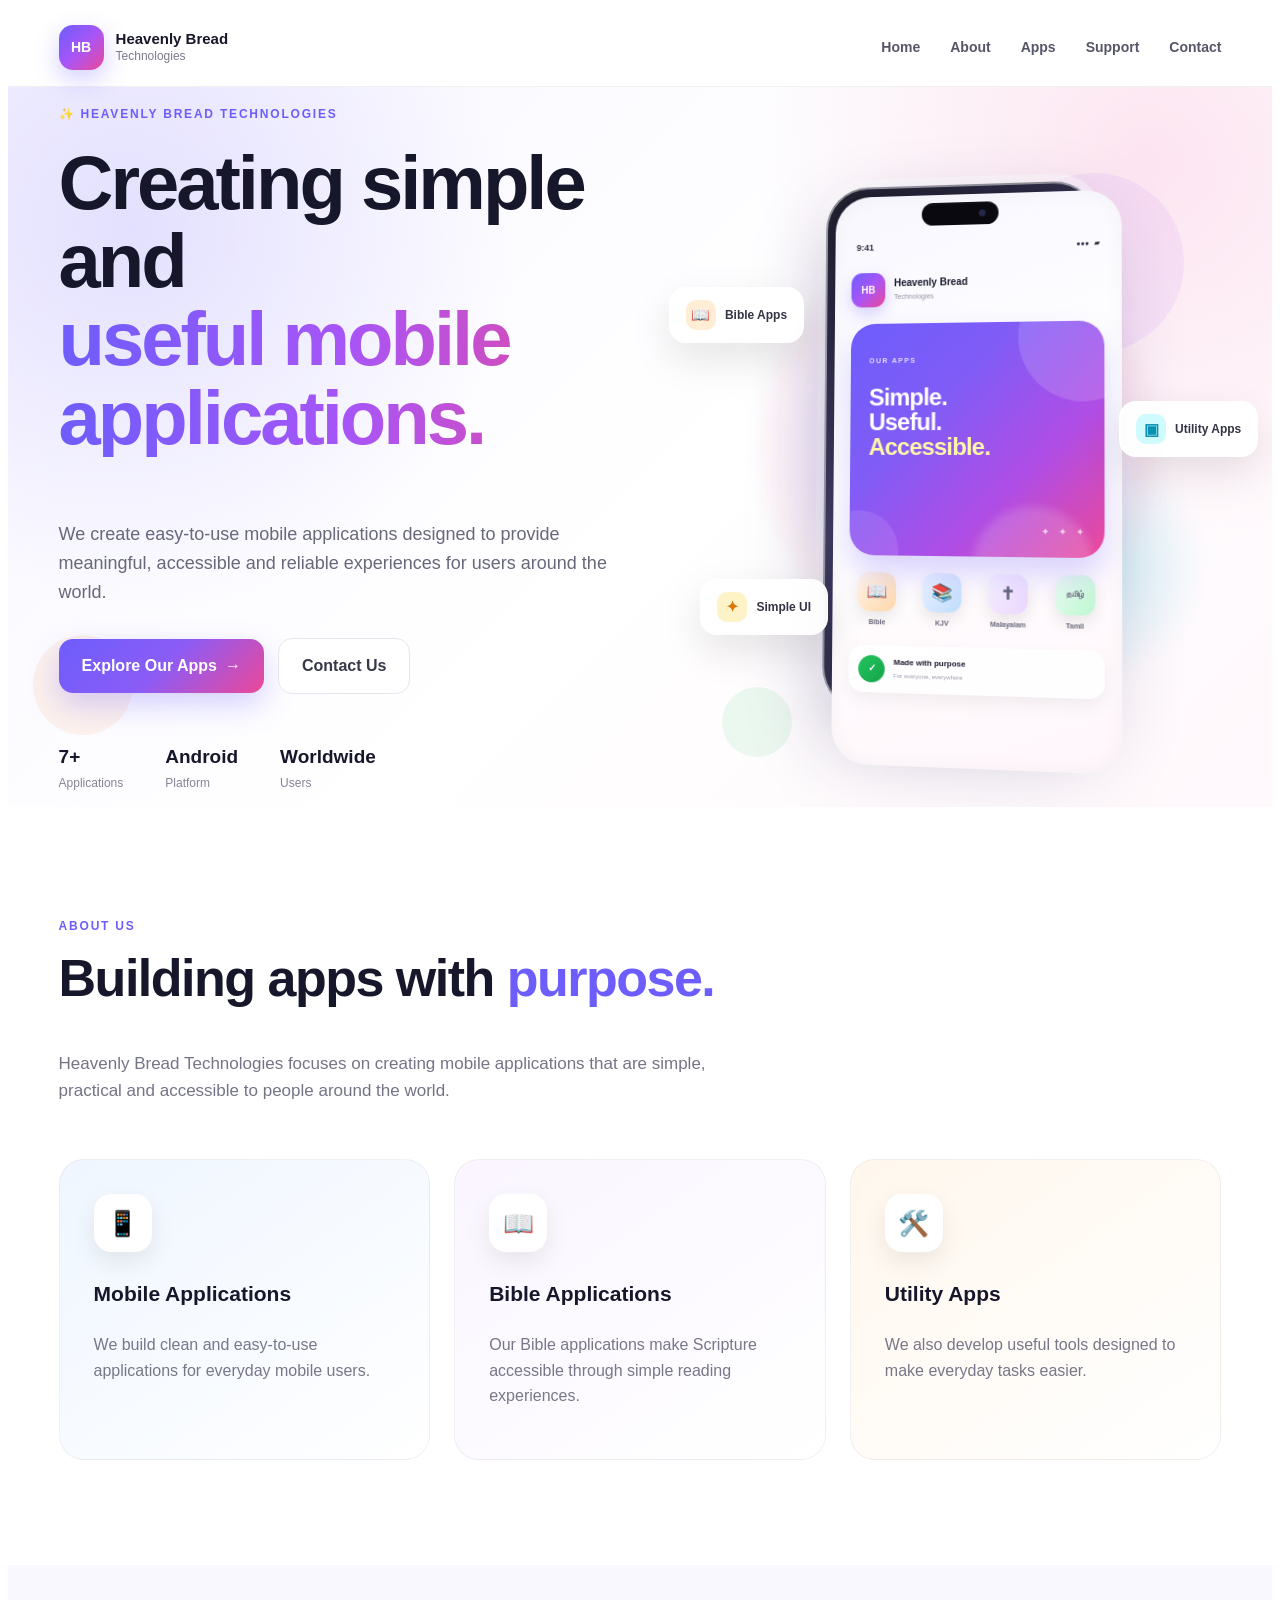
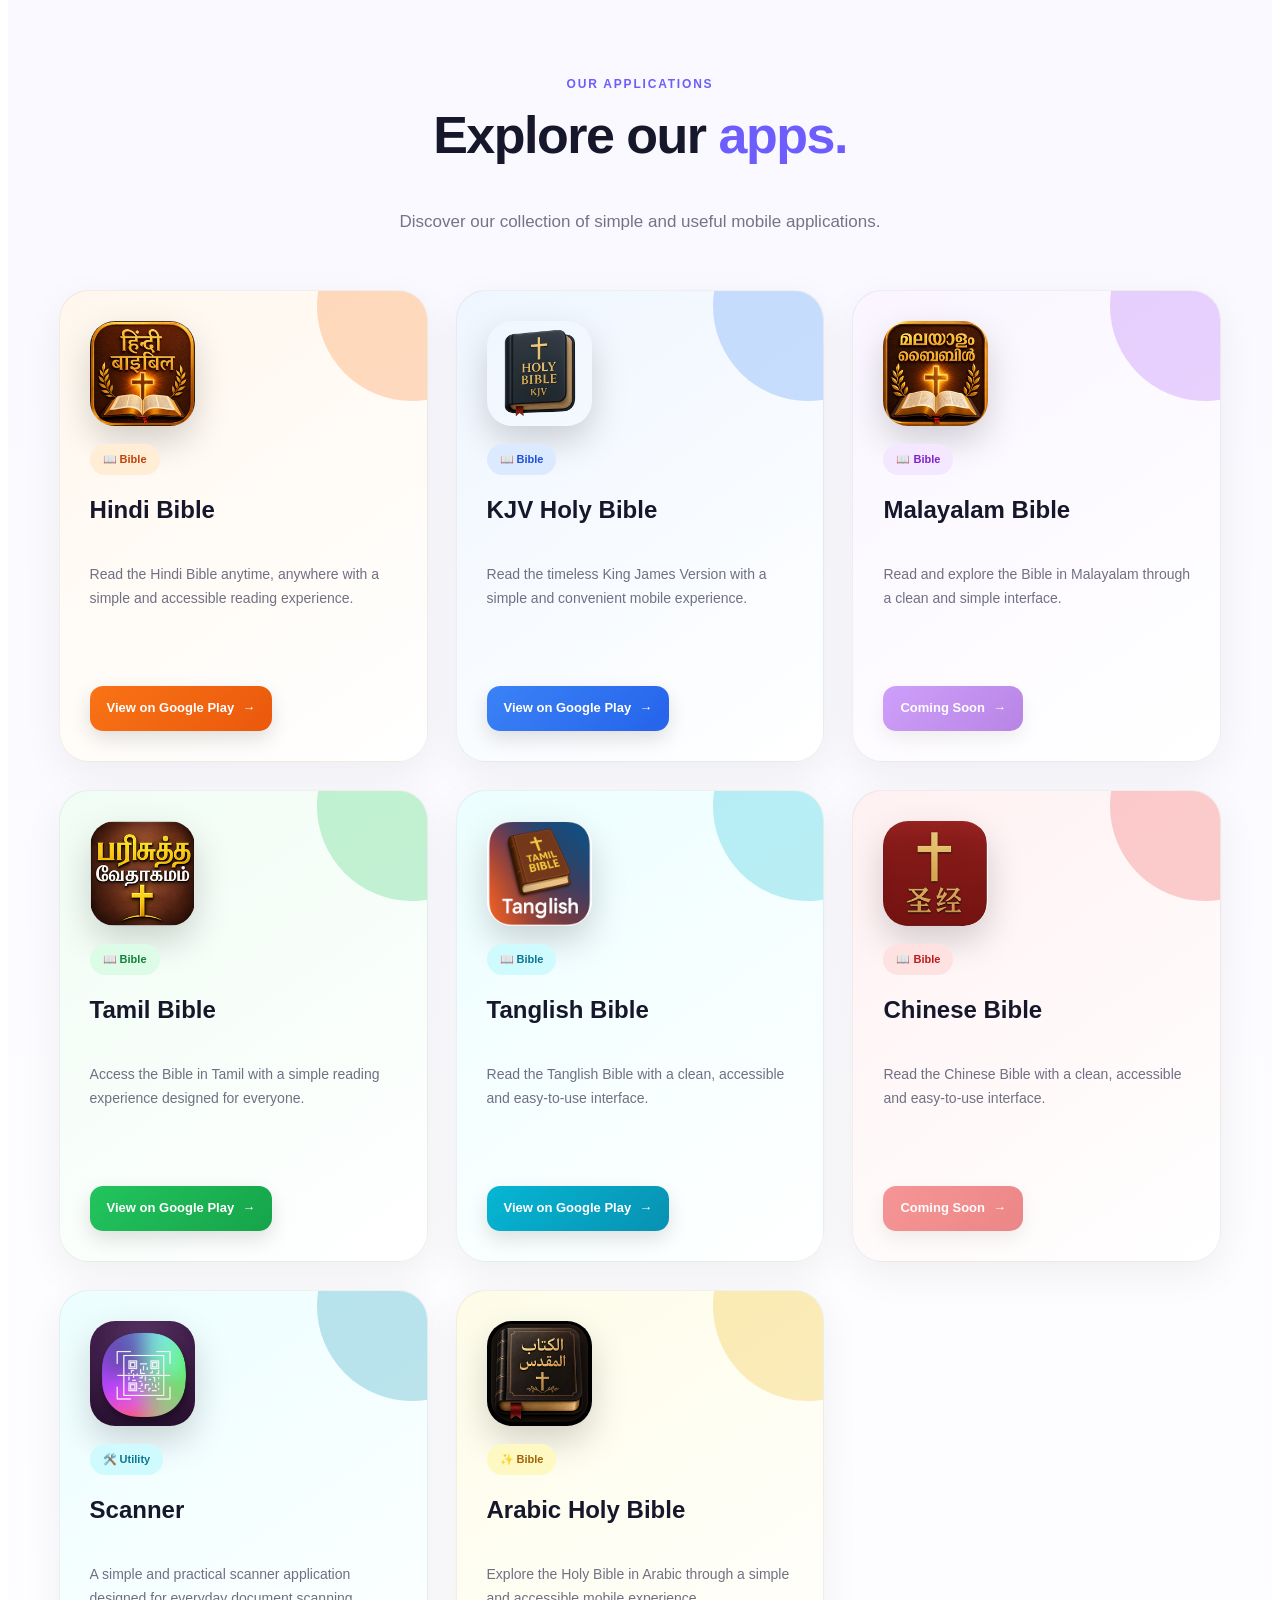
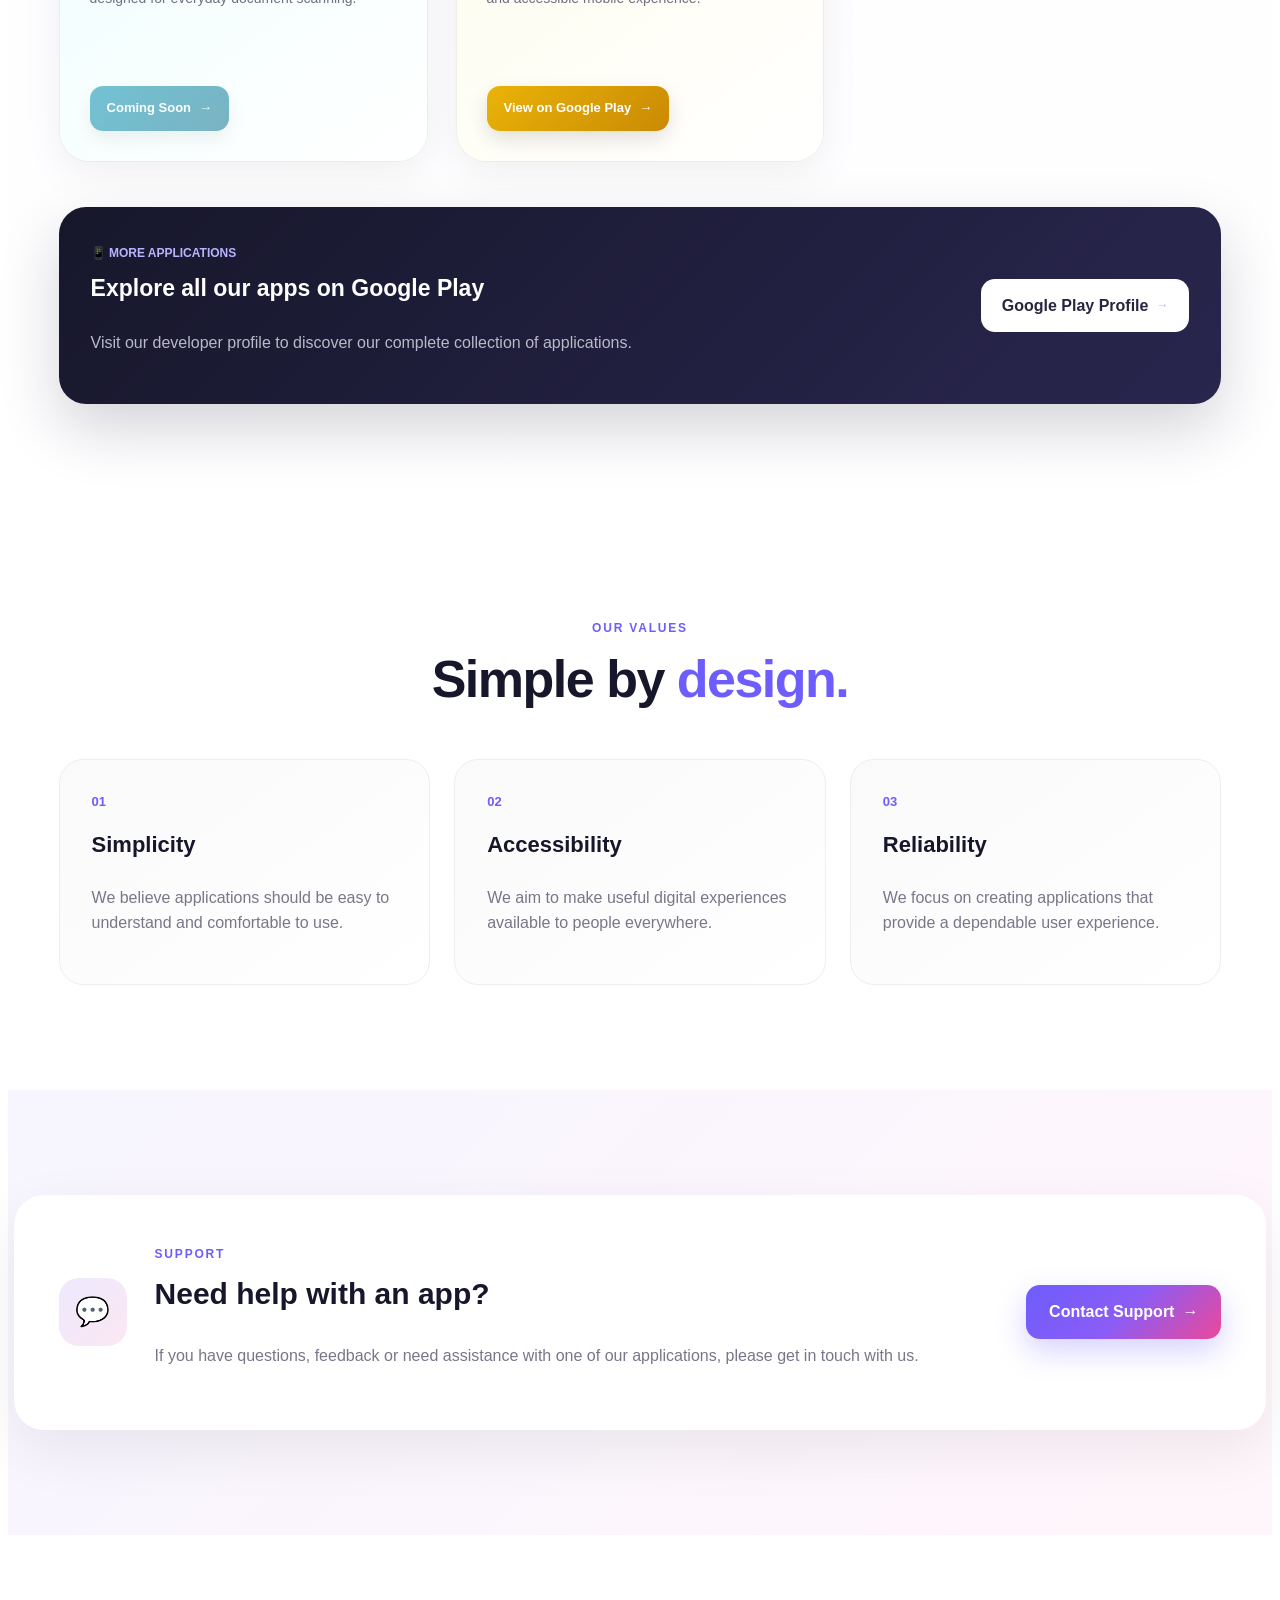
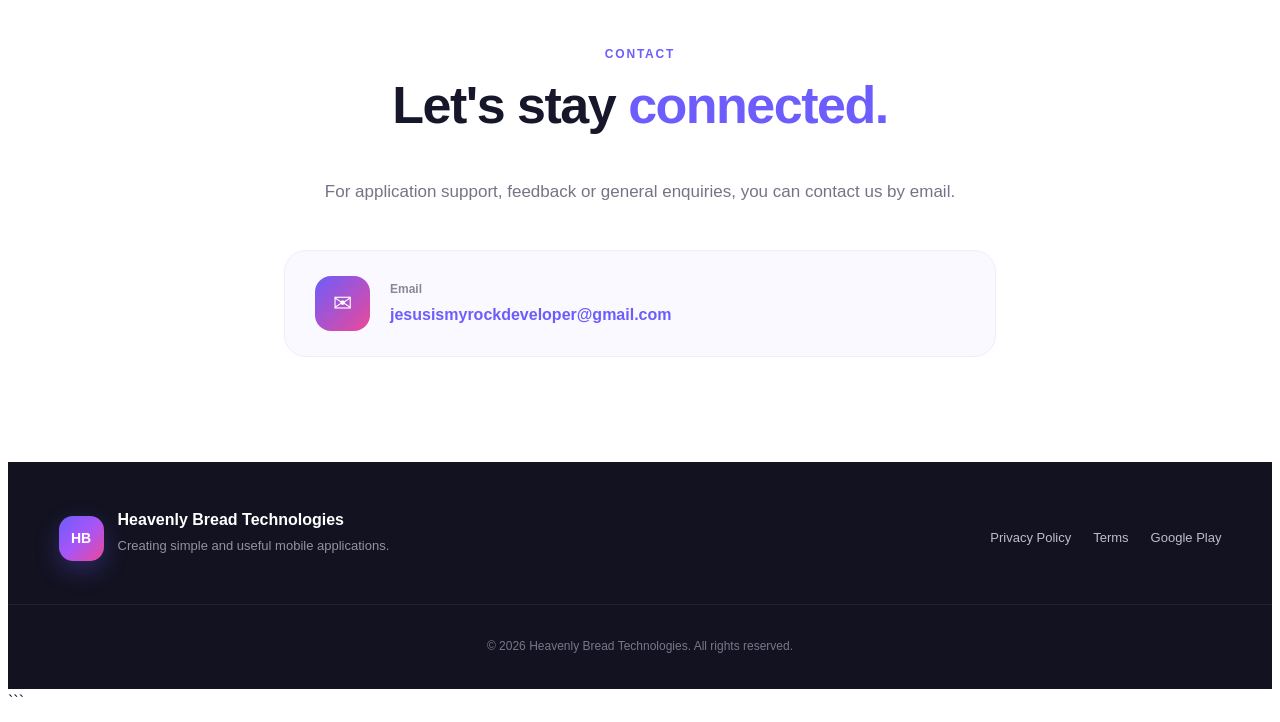
<file: index.html>
<!DOCTYPE html>
<html lang="en">

<head>

    <meta charset="UTF-8">

    <meta name="viewport"
          content="width=device-width, initial-scale=1.0">

    <meta name="description"
          content="Heavenly Bread Technologies creates simple, useful and accessible mobile applications.">

    <meta name="keywords"
          content="Heavenly Bread Technologies, mobile apps, Bible apps, Android applications">

    <meta name="author"
          content="Heavenly Bread Technologies">

    <meta name="theme-color"
          content="#6d5dfc">

    <meta name="color-scheme"
          content="light">

    <title>
        Heavenly Bread Technologies | Mobile Applications
    </title>

    <link rel="stylesheet" href="styles.css">

</head>


<body>


<!-- =====================================================
     HEADER
===================================================== -->

<header class="header">

    <div class="container nav-container">

        <a href="#home" class="logo">

            <div class="logo-mark">
                HB
            </div>

            <div class="logo-text">

                <strong>
                    Heavenly Bread
                </strong>

                <span>
                    Technologies
                </span>

            </div>

        </a>


        <nav class="nav">

            <a href="#home">
                Home
            </a>

            <a href="#about">
                About
            </a>

            <a href="#apps">
                Apps
            </a>

            <a href="#support">
                Support
            </a>

            <a href="#contact">
                Contact
            </a>

        </nav>

    </div>

</header>



<!-- =====================================================
     HERO
===================================================== -->

<section id="home" class="hero">


    <!-- Background shapes -->

    <div class="hero-shape shape-one"></div>

    <div class="hero-shape shape-two"></div>

    <div class="hero-shape shape-three"></div>


    <div class="container hero-container">


        <!-- HERO CONTENT -->

        <div class="hero-content">

            <span class="eyebrow">
                ✨ HEAVENLY BREAD TECHNOLOGIES
            </span>


            <h1>

                Creating simple and

                <span>
                    useful mobile applications.
                </span>

            </h1>


            <p>

                We create easy-to-use mobile applications
                designed to provide meaningful, accessible
                and reliable experiences for users around
                the world.

            </p>


            <div class="hero-buttons">

                <a
                    href="#apps"
                    class="primary-button"
                >
                    Explore Our Apps
                    <span>→</span>
                </a>


                <a
                    href="#contact"
                    class="secondary-button"
                >
                    Contact Us
                </a>

            </div>


            <!-- HERO STATS -->

            <div class="hero-stats">

                <div>

                    <strong>
                        7+
                    </strong>

                    <span>
                        Applications
                    </span>

                </div>


                <div>

                    <strong>
                        Android
                    </strong>

                    <span>
                        Platform
                    </span>

                </div>


                <div>

                    <strong>
                        Worldwide
                    </strong>

                    <span>
                        Users
                    </span>

                </div>

            </div>

        </div>



        <!-- =================================================
             ANIMATED MOBILE SHOWCASE
        ================================================= -->

        <div class="hero-visual">


            <!-- Colorful glow -->

            <div class="visual-glow visual-glow-one"></div>

            <div class="visual-glow visual-glow-two"></div>


            <!-- Floating card -->

            <div class="floating-card floating-card-one">

                <span class="floating-icon bible-icon">
                    📖
                </span>

                <span>
                    Bible Apps
                </span>

            </div>


            <!-- Floating card -->

            <div class="floating-card floating-card-two">

                <span class="floating-icon scanner-icon">
                    ▣
                </span>

                <span>
                    Utility Apps
                </span>

            </div>


            <!-- Floating card -->

            <div class="floating-card floating-card-three">

                <span class="floating-icon star-icon">
                    ✦
                </span>

                <span>
                    Simple UI
                </span>

            </div>



            <!-- PHONE -->

            <div class="phone-showcase">


                <div class="phone">


                    <!-- Camera / notch -->

                    <div class="phone-camera"></div>


                    <div class="phone-screen">


                        <!-- Status -->

                        <div class="phone-status">

                            <span>
                                9:41
                            </span>


                            <div class="status-icons">

                                <span>
                                    ●●●
                                </span>

                                <span>
                                    ▰
                                </span>

                            </div>

                        </div>



                        <!-- Phone header -->

                        <div class="phone-header">


                            <div class="mini-logo">
                                HB
                            </div>


                            <div>

                                <strong>
                                    Heavenly Bread
                                </strong>

                                <span>
                                    Technologies
                                </span>

                            </div>


                        </div>



                        <!-- Main colorful card -->

                        <div class="phone-main-card">


                            <div class="main-card-glow"></div>


                            <span class="main-card-label">
                                OUR APPS
                            </span>


                            <h3>

                                Simple.

                                <br>

                                Useful.

                                <br>

                                <strong>
                                    Accessible.
                                </strong>

                            </h3>


                            <div class="main-card-stars">
                                ✦ ✦ ✦
                            </div>


                        </div>



                        <!-- App icons -->

                        <div class="phone-apps">


                            <div class="phone-app">

                                <div class="phone-app-icon icon-orange">
                                    📖
                                </div>

                                <span>
                                    Bible
                                </span>

                            </div>


                            <div class="phone-app">

                                <div class="phone-app-icon icon-blue">
                                    📚
                                </div>

                                <span>
                                    KJV
                                </span>

                            </div>


                            <div class="phone-app">

                                <div class="phone-app-icon icon-purple">
                                    ✝
                                </div>

                                <span>
                                    Malayalam
                                </span>

                            </div>


                            <div class="phone-app">

                                <div class="phone-app-icon icon-green">
                                    தமிழ்
                                </div>

                                <span>
                                    Tamil
                                </span>

                            </div>


                        </div>



                        <!-- Bottom card -->

                        <div class="phone-bottom-card">


                            <div class="bottom-circle">
                                ✓
                            </div>


                            <div>

                                <strong>
                                    Made with purpose
                                </strong>

                                <span>
                                    For everyone, everywhere
                                </span>

                            </div>


                        </div>


                    </div>

                </div>


                <!-- Phone shadow -->

                <div class="phone-shadow"></div>


            </div>


        </div>

    </div>

</section>



<!-- =====================================================
     ABOUT
===================================================== -->

<section id="about" class="section about-section">


    <div class="container">


        <div class="section-heading">

            <span class="section-label">
                ABOUT US
            </span>


            <h2>

                Building apps with

                <span>
                    purpose.
                </span>

            </h2>


            <p>

                Heavenly Bread Technologies focuses on creating
                mobile applications that are simple, practical
                and accessible to people around the world.

            </p>

        </div>



        <div class="about-grid">


            <!-- About 1 -->

            <div class="about-card about-blue">


                <div class="about-icon">
                    📱
                </div>


                <h3>
                    Mobile Applications
                </h3>


                <p>

                    We build clean and easy-to-use applications
                    for everyday mobile users.

                </p>


            </div>



            <!-- About 2 -->

            <div class="about-card about-purple">


                <div class="about-icon">
                    📖
                </div>


                <h3>
                    Bible Applications
                </h3>


                <p>

                    Our Bible applications make Scripture
                    accessible through simple reading experiences.

                </p>


            </div>



            <!-- About 3 -->

            <div class="about-card about-orange">


                <div class="about-icon">
                    🛠️
                </div>


                <h3>
                    Utility Apps
                </h3>


                <p>

                    We also develop useful tools designed
                    to make everyday tasks easier.

                </p>


            </div>


        </div>

    </div>

</section>



<!-- =====================================================
     APPLICATIONS
===================================================== -->

<section id="apps" class="section apps-section">


    <div class="container">


        <div class="section-heading centered">


            <span class="section-label">
                OUR APPLICATIONS
            </span>


            <h2>

                Explore our

                <span>
                    apps.
                </span>

            </h2>


            <p>

                Discover our collection of simple and useful
                mobile applications.

            </p>


        </div>



        <div class="apps-grid">



            <!-- =================================================
                 HINDI BIBLE
            ================================================= -->

            <article class="app-card app-hindi">


                <div class="app-top">


                    <img
                        src="images/hindi-bible.png"
                        alt="Hindi Bible app icon"
                        class="app-icon"
                    >


                    <span class="app-category">
                        📖 Bible
                    </span>


                </div>


                <h3>
                    Hindi Bible
                </h3>


                <p>

                    Read the Hindi Bible anytime, anywhere with
                    a simple and accessible reading experience.

                </p>


                <a
                    href="https://play.google.com/store/apps/details?id=com.jesus.rock.hindi_bible&pli=1"
                    class="app-button"
                    target="_blank"
                    rel="noopener noreferrer"
                >

                    View on Google Play

                    <span>
                        →
                    </span>

                </a>


            </article>



            <!-- =================================================
                 KJV BIBLE
            ================================================= -->

            <article class="app-card app-kjv">


                <div class="app-top">


                    <img
                        src="images/kjv-bible.png"
                        alt="KJV Holy Bible app icon"
                        class="app-icon"
                    >


                    <span class="app-category">
                        📖 Bible
                    </span>


                </div>


                <h3>
                    KJV Holy Bible
                </h3>


                <p>

                    Read the timeless King James Version with
                    a simple and convenient mobile experience.

                </p>


                <a
                    href="https://play.google.com/store/apps/details?id=com.jesus.rock.kjv_bible"
                    class="app-button"
                    target="_blank"
                    rel="noopener noreferrer"
                >

                    View on Google Play

                    <span>
                        →
                    </span>

                </a>


            </article>



            <!-- =================================================
                 MALAYALAM BIBLE
            ================================================= -->

            <article class="app-card app-malayalam">


                <div class="app-top">


                    <img
                        src="images/malayalam-bible.png"
                        alt="Malayalam Bible app icon"
                        class="app-icon"
                    >


                    <span class="app-category">
                        📖 Bible
                    </span>


                </div>


                <h3>
                    Malayalam Bible
                </h3>


                <p>

                    Read and explore the Bible in Malayalam
                    through a clean and simple interface.

                </p>


                <a
                    href="#"
                    class="app-button disabled"
                    aria-disabled="true"
                >

                    Coming Soon

                    <span>
                        →
                    </span>

                </a>


            </article>



            <!-- =================================================
                 TAMIL BIBLE
            ================================================= -->

            <article class="app-card app-tamil">


                <div class="app-top">


                    <img
                        src="images/tamil-bible.png"
                        alt="Tamil Bible app icon"
                        class="app-icon"
                    >


                    <span class="app-category">
                        📖 Bible
                    </span>


                </div>


                <h3>
                    Tamil Bible
                </h3>


                <p>

                    Access the Bible in Tamil with a simple
                    reading experience designed for everyone.

                </p>


                <a
                    href="https://play.google.com/store/apps/details?id=com.jesus.rock.tamilbible"
                    class="app-button"
                    target="_blank"
                    rel="noopener noreferrer"
                >

                    View on Google Play

                    <span>
                        →
                    </span>

                </a>


            </article>



            <!-- =================================================
                 TANGLISH BIBLE
            ================================================= -->

            <article class="app-card app-tanglish">


                <div class="app-top">


                    <img
                        src="images/tanglish-bible.png"
                        alt="Tanglish Bible app icon"
                        class="app-icon"
                    >


                    <span class="app-category">
                        📖 Bible
                    </span>


                </div>


                <h3>
                    Tanglish Bible
                </h3>


                <p>

                    Read the Tanglish Bible with a clean,
                    accessible and easy-to-use interface.

                </p>


                <a
                    href="https://play.google.com/store/apps/details?id=com.jesus.rock.tamilbible.tanglish"
                    class="app-button"
                    target="_blank"
                    rel="noopener noreferrer"
                >

                    View on Google Play

                    <span>
                        →
                    </span>

                </a>


            </article>



            <!-- =================================================
                 CHINESE BIBLE
            ================================================= -->

            <article class="app-card app-chinese">


                <div class="app-top">


                    <img
                        src="images/chinese-bible.png"
                        alt="Chinese Bible app icon"
                        class="app-icon"
                    >


                    <span class="app-category">
                        📖 Bible
                    </span>


                </div>


                <h3>
                    Chinese Bible
                </h3>


                <p>

                    Read the Chinese Bible with a clean,
                    accessible and easy-to-use interface.

                </p>


                <a
                    href="#"
                    class="app-button disabled"
                    aria-disabled="true"
                >

                    Coming Soon

                    <span>
                        →
                    </span>

                </a>


            </article>



            <!-- =================================================
                 SCANNER
            ================================================= -->

            <article class="app-card app-scanner">


                <div class="app-top">


                    <img
                        src="images/scanner.png"
                        alt="Scanner app icon"
                        class="app-icon"
                    >


                    <span class="app-category">
                        🛠️ Utility
                    </span>


                </div>


                <h3>
                    Scanner
                </h3>


                <p>

                    A simple and practical scanner application
                    designed for everyday document scanning.

                </p>


                <a
                    href="#"
                    class="app-button disabled"
                    aria-disabled="true"
                >

                    Coming Soon

                    <span>
                        →
                    </span>

                </a>


            </article>



            <!-- =================================================
                 ARABIC HOLY BIBLE
            ================================================= -->

            <article class="app-card app-arabic">


                <div class="app-top">


                    <img
                        src="images/arabic-bible.png"
                        alt="Arabic Holy Bible app icon"
                        class="app-icon"
                    >


                    <span class="app-category">
                        ✨ Bible
                    </span>


                </div>


                <h3>
                    Arabic Holy Bible
                </h3>


                <p>

                    Explore the Holy Bible in Arabic through
                    a simple and accessible mobile experience.

                </p>


                <a
                    href="https://play.google.com/store/apps/details?id=com.jesus.rock.holybible.arabic_bible"
                    class="app-button"
                    target="_blank"
                    rel="noopener noreferrer"
                >

                    View on Google Play

                    <span>
                        →
                    </span>

                </a>


            </article>


        </div>



        <!-- =================================================
             GOOGLE PLAY DEVELOPER PROFILE
        ================================================= -->

        <div class="developer-box">


            <div>

                <span>
                    📱 MORE APPLICATIONS
                </span>


                <h3>
                    Explore all our apps on Google Play
                </h3>


                <p>

                    Visit our developer profile to discover
                    our complete collection of applications.

                </p>

            </div>


            <a
                href="https://play.google.com/store/apps/dev?id=6319046963146849370"
                target="_blank"
                rel="noopener noreferrer"
                class="developer-button"
            >

                Google Play Profile
                <span>→</span>

            </a>


        </div>


    </div>

</section>



<!-- =====================================================
     VALUES
===================================================== -->

<section class="section values-section">


    <div class="container">


        <div class="section-heading centered">


            <span class="section-label">
                OUR VALUES
            </span>


            <h2>

                Simple by

                <span>
                    design.
                </span>

            </h2>


        </div>



        <div class="values-grid">


            <div class="value-card">

                <div class="value-number">
                    01
                </div>


                <h3>
                    Simplicity
                </h3>


                <p>

                    We believe applications should be easy
                    to understand and comfortable to use.

                </p>


            </div>



            <div class="value-card">

                <div class="value-number">
                    02
                </div>


                <h3>
                    Accessibility
                </h3>


                <p>

                    We aim to make useful digital experiences
                    available to people everywhere.

                </p>


            </div>



            <div class="value-card">

                <div class="value-number">
                    03
                </div>


                <h3>
                    Reliability
                </h3>


                <p>

                    We focus on creating applications that
                    provide a dependable user experience.

                </p>


            </div>


        </div>

    </div>

</section>



<!-- =====================================================
     SUPPORT
===================================================== -->

<section id="support" class="section support-section">


    <div class="container support-box">


        <div class="support-icon">
            💬
        </div>


        <div>

            <span class="section-label">
                SUPPORT
            </span>


            <h2>
                Need help with an app?
            </h2>


            <p>

                If you have questions, feedback or need
                assistance with one of our applications,
                please get in touch with us.

            </p>

        </div>


        <a
            href="mailto:jesusismyrockdeveloper@gmail.com"
            class="primary-button"
        >

            Contact Support
            <span>→</span>

        </a>


    </div>

</section>



<!-- =====================================================
     CONTACT
===================================================== -->

<section id="contact" class="section contact-section">


    <div class="container">


        <div class="section-heading centered">


            <span class="section-label">
                CONTACT
            </span>


            <h2>

                Let's stay

                <span>
                    connected.
                </span>

            </h2>


            <p>

                For application support, feedback or general
                enquiries, you can contact us by email.

            </p>


        </div>



        <div class="contact-card">


            <div class="contact-icon">
                ✉
            </div>


            <div>

                <span>
                    Email
                </span>


                <a href="mailto:jesusismyrockdeveloper@gmail.com">

                    jesusismyrockdeveloper@gmail.com

                </a>

            </div>


        </div>


    </div>

</section>



<!-- =====================================================
     FOOTER
===================================================== -->

<footer class="footer">


    <div class="container footer-container">


        <div class="footer-brand">


            <div class="logo-mark">
                HB
            </div>


            <div>

                <strong>
                    Heavenly Bread Technologies
                </strong>


                <p>
                    Creating simple and useful mobile applications.
                </p>

            </div>


        </div>



        <div class="footer-links">


            <a href="privacy-policy.html">
                Privacy Policy
            </a>


            <a href="terms.html">
                Terms
            </a>


            <a
                href="https://play.google.com/store/apps/dev?id=6319046963146849370"
                target="_blank"
                rel="noopener noreferrer"
            >
                Google Play
            </a>


        </div>


    </div>



    <div class="footer-bottom">


        <p>

            © 2026 Heavenly Bread Technologies.
            All rights reserved.

        </p>


    </div>


</footer>



</body>

</html>
```
</file>
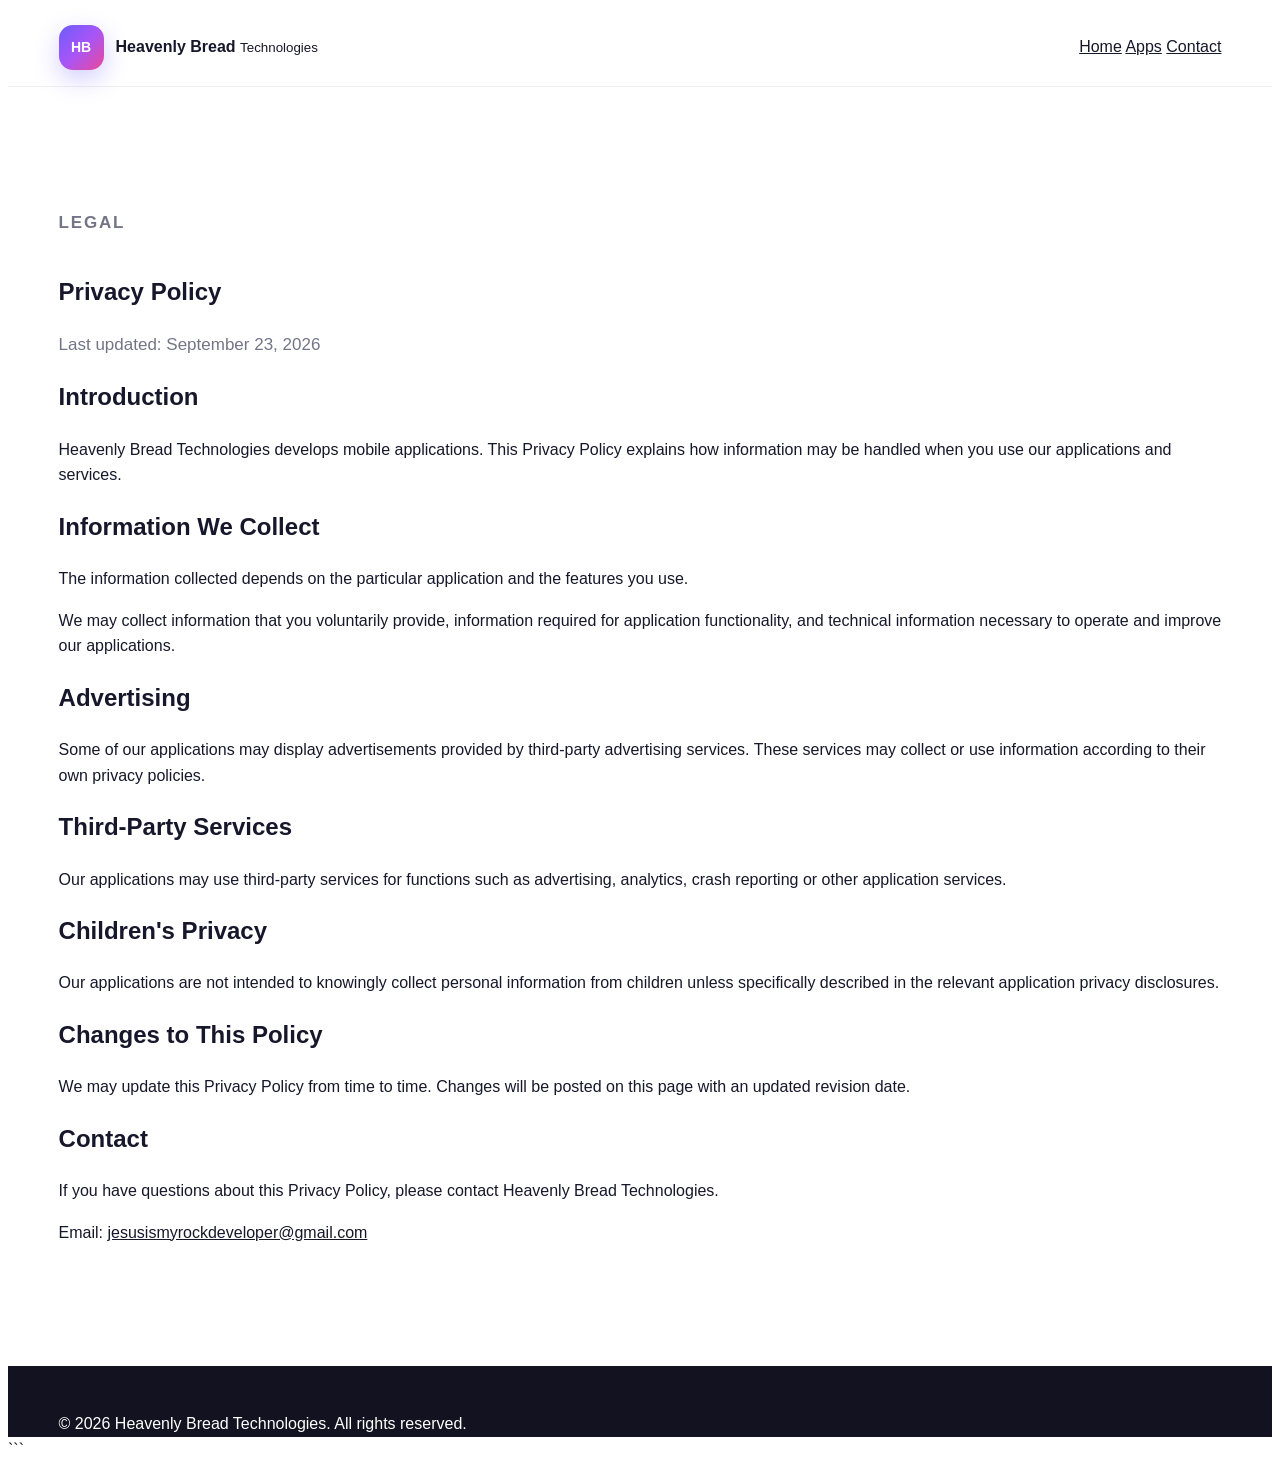
<file: privacy-policy.html>
<!DOCTYPE html>
<html lang="en">
<head>
    <meta charset="UTF-8">
    <meta name="viewport" content="width=device-width, initial-scale=1.0">

    <title>Privacy Policy | Heavenly Bread Technologies</title>

    <link rel="stylesheet" href="styles.css">
</head>

<body>

<header class="header">
    <div class="container nav-container">

        <a href="index.html" class="logo">
            <span class="logo-mark">HB</span>

            <span>
                <strong>Heavenly Bread</strong>
                <small>Technologies</small>
            </span>
        </a>

        <nav>
            <a href="index.html">Home</a>
            <a href="index.html#apps">Apps</a>
            <a href="index.html#contact">Contact</a>
        </nav>

    </div>
</header>


<main>

<section class="section">

<div class="container">

    <div class="section-heading">

        <p class="eyebrow">LEGAL</p>

        <h1>Privacy Policy</h1>

        <p>
            Last updated: September 23, 2026
        </p>

    </div>


    <div class="legal-content">

        <h2>Introduction</h2>

        <p>
            Heavenly Bread Technologies develops mobile applications.
            This Privacy Policy explains how information may be handled
            when you use our applications and services.
        </p>


        <h2>Information We Collect</h2>

        <p>
            The information collected depends on the particular
            application and the features you use.
        </p>

        <p>
            We may collect information that you voluntarily provide,
            information required for application functionality, and
            technical information necessary to operate and improve
            our applications.
        </p>


        <h2>Advertising</h2>

        <p>
            Some of our applications may display advertisements provided
            by third-party advertising services. These services may
            collect or use information according to their own privacy
            policies.
        </p>


        <h2>Third-Party Services</h2>

        <p>
            Our applications may use third-party services for functions
            such as advertising, analytics, crash reporting or other
            application services.
        </p>


        <h2>Children's Privacy</h2>

        <p>
            Our applications are not intended to knowingly collect
            personal information from children unless specifically
            described in the relevant application privacy disclosures.
        </p>


        <h2>Changes to This Policy</h2>

        <p>
            We may update this Privacy Policy from time to time.
            Changes will be posted on this page with an updated
            revision date.
        </p>


        <h2>Contact</h2>

        <p>
            If you have questions about this Privacy Policy, please
            contact Heavenly Bread Technologies.
        </p>

        <p>
            Email:
            <a href="mailto:jesusismyrockdeveloper@gmail.com">
                jesusismyrockdeveloper@gmail.com
            </a>
        </p>

    </div>

</div>

</section>

</main>


<footer class="footer">

    <div class="container copyright">

        © 2026 Heavenly Bread Technologies. All rights reserved.

    </div>

</footer>

</body>
</html>
```
</file>
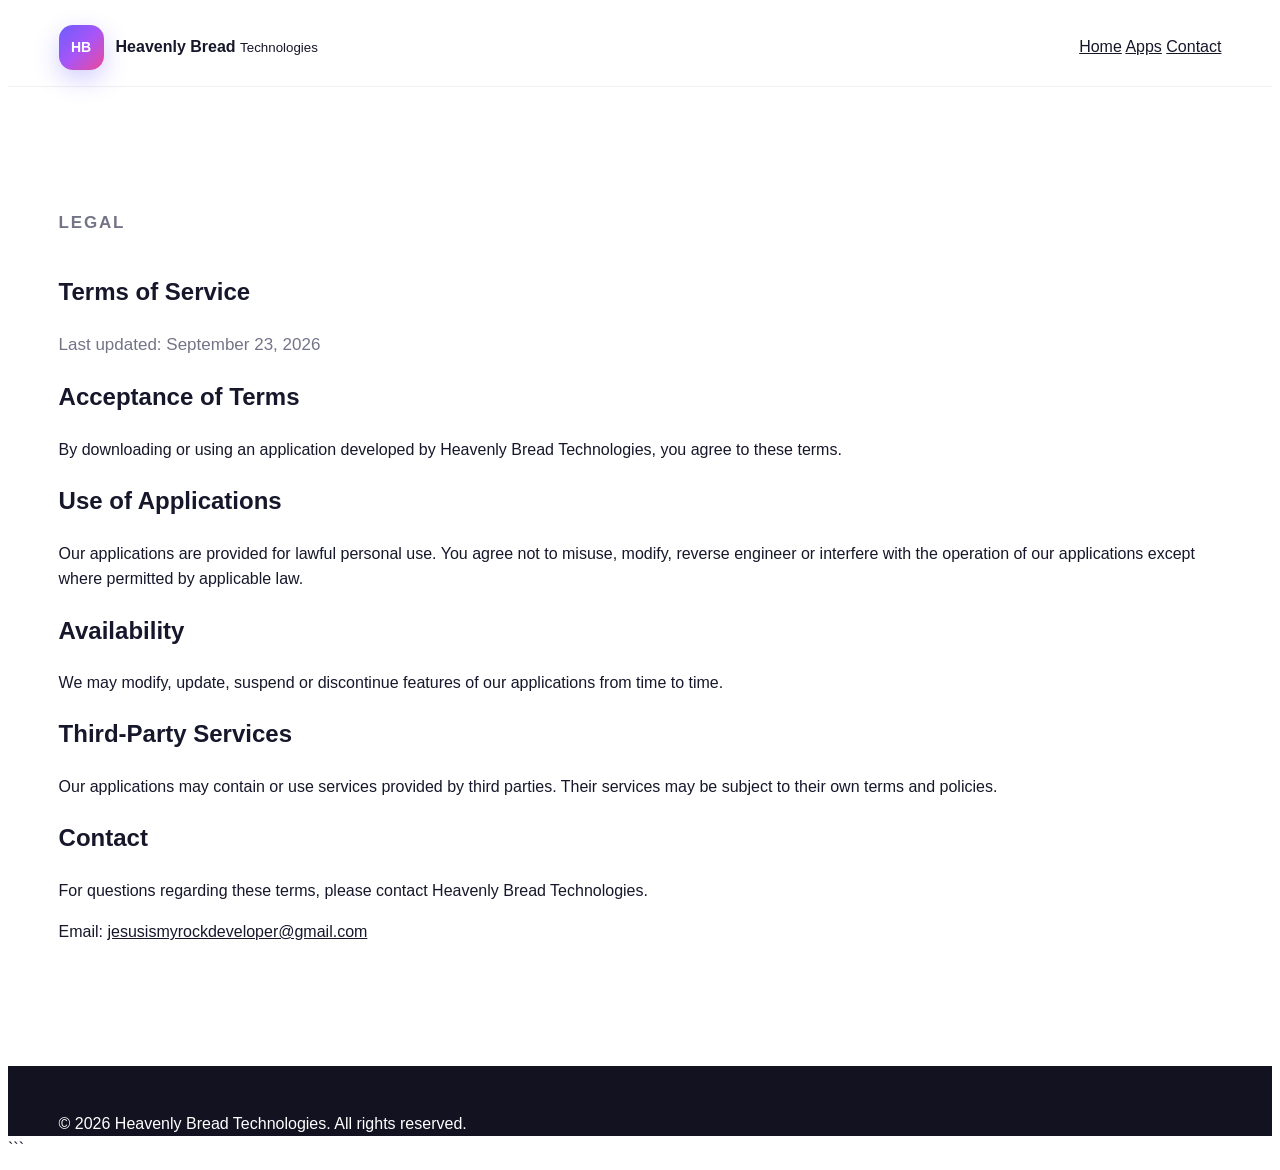
<file: terms.html>
<!DOCTYPE html>
<html lang="en">
<head>

    <meta charset="UTF-8">

    <meta name="viewport"
          content="width=device-width, initial-scale=1.0">

    <title>Terms of Service | Heavenly Bread Technologies</title>

    <link rel="stylesheet" href="styles.css">

</head>

<body>

<header class="header">

    <div class="container nav-container">

        <a href="index.html" class="logo">

            <span class="logo-mark">HB</span>

            <span>
                <strong>Heavenly Bread</strong>
                <small>Technologies</small>
            </span>

        </a>

        <nav>
            <a href="index.html">Home</a>
            <a href="index.html#apps">Apps</a>
            <a href="index.html#contact">Contact</a>
        </nav>

    </div>

</header>


<main>

<section class="section">

<div class="container">

    <div class="section-heading">

        <p class="eyebrow">LEGAL</p>

        <h1>Terms of Service</h1>

        <p>
            Last updated: September 23, 2026
        </p>

    </div>


    <div class="legal-content">

        <h2>Acceptance of Terms</h2>

        <p>
            By downloading or using an application developed by
            Heavenly Bread Technologies, you agree to these terms.
        </p>


        <h2>Use of Applications</h2>

        <p>
            Our applications are provided for lawful personal use.
            You agree not to misuse, modify, reverse engineer or
            interfere with the operation of our applications except
            where permitted by applicable law.
        </p>


        <h2>Availability</h2>

        <p>
            We may modify, update, suspend or discontinue features
            of our applications from time to time.
        </p>


        <h2>Third-Party Services</h2>

        <p>
            Our applications may contain or use services provided by
            third parties. Their services may be subject to their own
            terms and policies.
        </p>


        <h2>Contact</h2>

        <p>
            For questions regarding these terms, please contact
            Heavenly Bread Technologies.
        </p>

        <p>
            Email:
            <a href="mailto:jesusismyrockdeveloper@gmail.com">
                jesusismyrockdeveloper@gmail.com
            </a>
        </p>

    </div>

</div>

</section>

</main>


<footer class="footer">

    <div class="container copyright">

        © 2026 Heavenly Bread Technologies. All rights reserved.

    </div>

</footer>

</body>
</html>
```
</file>
<file: styles.css>
```css
/* =====================================================
   RESET
===================================================== */

* {
    margin: 0;
    padding: 0;
    box-sizing: border-box;
}

html {
    scroll-behavior: smooth;
}

body {
    font-family:
        -apple-system,
        BlinkMacSystemFont,
        "Segoe UI",
        Roboto,
        Arial,
        sans-serif;

    color: #17172b;
    background: #ffffff;

    line-height: 1.6;

    overflow-x: hidden;
}

img {
    display: block;
    max-width: 100%;
}

a {
    color: inherit;
}


/* =====================================================
   CONTAINER
===================================================== */

.container {
    width: min(1180px, 92%);
    margin-left: auto;
    margin-right: auto;
}


/* =====================================================
   HEADER
===================================================== */

.header {
    position: sticky;
    top: 0;

    z-index: 1000;

    background: rgba(255, 255, 255, 0.9);

    -webkit-backdrop-filter: blur(18px);
    backdrop-filter: blur(18px);

    border-bottom: 1px solid rgba(0, 0, 0, 0.06);
}

.nav-container {
    min-height: 78px;

    display: flex;

    align-items: center;
    justify-content: space-between;
}

.logo {
    display: flex;

    align-items: center;

    gap: 12px;

    text-decoration: none;
}

.logo-mark {
    width: 45px;
    height: 45px;

    display: flex;

    align-items: center;
    justify-content: center;

    border-radius: 14px;

    color: #ffffff;

    font-size: 14px;
    font-weight: 900;

    background:
        linear-gradient(
            135deg,
            #6d5dfc,
            #a855f7,
            #ec4899
        );

    box-shadow:
        0 9px 25px rgba(109, 93, 252, 0.3);
}

.logo-text {
    display: flex;

    flex-direction: column;

    line-height: 1.15;
}

.logo-text strong {
    font-size: 15px;
}

.logo-text span {
    margin-top: 3px;

    color: #7b7b8e;

    font-size: 12px;
}

.nav {
    display: flex;

    align-items: center;

    gap: 30px;
}

.nav a {
    color: #565669;

    font-size: 14px;
    font-weight: 600;

    text-decoration: none;

    transition:
        color 0.25s ease;
}

.nav a:hover {
    color: #6d5dfc;
}


/* =====================================================
   HERO
===================================================== */

.hero {
    position: relative;

    min-height: 720px;

    display: flex;

    align-items: center;

    overflow: hidden;

    background:
        radial-gradient(
            circle at 10% 20%,
            rgba(109, 93, 252, 0.16),
            transparent 30%
        ),
        radial-gradient(
            circle at 90% 10%,
            rgba(236, 72, 153, 0.14),
            transparent 30%
        ),
        linear-gradient(
            135deg,
            #f8f7ff,
            #ffffff 55%,
            #fff8fc
        );
}

.hero-container {
    position: relative;

    z-index: 2;

    display: grid;

    grid-template-columns:
        minmax(0, 1.05fr)
        minmax(380px, 0.95fr);

    align-items: center;

    gap: 55px;
}

.eyebrow {
    display: inline-block;

    color: #6d5dfc;

    font-size: 12px;
    font-weight: 800;

    letter-spacing: 1.8px;
}

.hero h1 {
    max-width: 720px;

    margin-top: 18px;

    font-size:
        clamp(44px, 6vw, 76px);

    line-height: 1.03;

    letter-spacing: -3px;
}

.hero h1 span {
    display: block;

    background:
        linear-gradient(
            90deg,
            #6d5dfc,
            #a855f7,
            #ec4899
        );

    -webkit-background-clip: text;
    background-clip: text;

    color: transparent;
}

.hero-content > p {
    max-width: 620px;

    margin-top: 25px;

    color: #68687b;

    font-size: 18px;
}

.hero-buttons {
    display: flex;

    align-items: center;

    gap: 14px;

    margin-top: 32px;
}

.primary-button,
.secondary-button,
.app-button,
.developer-button {
    display: inline-flex;

    align-items: center;
    justify-content: center;

    gap: 8px;

    text-decoration: none;

    font-weight: 700;

    transition:
        transform 0.25s ease,
        box-shadow 0.25s ease;
}

.primary-button {
    padding: 14px 23px;

    border-radius: 14px;

    color: #ffffff;

    background:
        linear-gradient(
            135deg,
            #6d5dfc,
            #8b5cf6,
            #ec4899
        );

    box-shadow:
        0 12px 30px rgba(109, 93, 252, 0.28);
}

.secondary-button {
    padding: 14px 23px;

    border-radius: 14px;

    color: #38384b;

    background: #ffffff;

    border: 1px solid #e7e5ef;
}

.primary-button:hover,
.secondary-button:hover {
    transform: translateY(-3px);
}


/* =====================================================
   HERO STATS
===================================================== */

.hero-stats {
    display: flex;

    align-items: flex-start;

    gap: 42px;

    margin-top: 48px;
}

.hero-stats div {
    display: flex;

    flex-direction: column;
}

.hero-stats strong {
    font-size: 19px;
}

.hero-stats span {
    margin-top: 2px;

    color: #858596;

    font-size: 12px;
}


/* =====================================================
   HERO SHAPES
===================================================== */

.hero-shape {
    position: absolute;

    border-radius: 50%;

    pointer-events: none;

    opacity: 0.65;
}

.shape-one {
    width: 180px;
    height: 180px;

    right: 7%;
    top: 12%;

    background:
        rgba(168, 85, 247, 0.12);
}

.shape-two {
    width: 100px;
    height: 100px;

    left: 2%;
    bottom: 10%;

    background:
        rgba(249, 115, 22, 0.12);
}

.shape-three {
    width: 70px;
    height: 70px;

    right: 38%;
    bottom: 7%;

    background:
        rgba(34, 197, 94, 0.14);
}


/* =====================================================
   MOBILE SHOWCASE
===================================================== */

.hero-visual {
    position: relative;

    width: 100%;

    min-height: 570px;

    display: flex;

    align-items: center;
    justify-content: center;

    isolation: isolate;
}


/* =====================================================
   GLOW
===================================================== */

.visual-glow {
    position: absolute;

    border-radius: 50%;

    pointer-events: none;

    z-index: -1;
}

.visual-glow-one {
    width: 410px;
    height: 410px;

    background:
        radial-gradient(
            circle,
            rgba(109, 93, 252, 0.24) 0%,
            rgba(168, 85, 247, 0.13) 42%,
            rgba(236, 72, 153, 0.05) 64%,
            transparent 73%
        );

    filter: blur(5px);

    animation:
        glowPulse 5s ease-in-out infinite;
}

.visual-glow-two {
    width: 240px;
    height: 240px;

    right: 2%;
    bottom: 8%;

    background:
        radial-gradient(
            circle,
            rgba(6, 182, 212, 0.2),
            transparent 70%
        );

    filter: blur(8px);

    animation:
        glowMove 6s ease-in-out infinite;
}


/* =====================================================
   PHONE SHOWCASE
===================================================== */

.phone-showcase {
    position: relative;

    width: 300px;
    height: 550px;

    display: flex;

    align-items: center;
    justify-content: center;

    animation:
        phoneShowcaseFloat 6s ease-in-out infinite;
}


/* =====================================================
   PHONE FRAME
===================================================== */

.phone {
    position: relative;

    width: 255px;
    height: 510px;

    padding: 8px;

    border-radius: 43px;

    background:
        linear-gradient(
            145deg,
            #161625,
            #38345c,
            #161625
        );

    border: 2px solid rgba(255, 255, 255, 0.5);

    box-shadow:
        0 35px 80px rgba(40, 30, 90, 0.28),
        0 0 0 8px rgba(255, 255, 255, 0.45),
        inset 0 0 20px rgba(255, 255, 255, 0.08);

    transform:
        perspective(1000px)
        rotateY(-7deg)
        rotateX(2deg);

    transition:
        transform 0.5s ease,
        box-shadow 0.5s ease;

    z-index: 3;
}

.phone:hover {
    transform:
        perspective(1000px)
        rotateY(0deg)
        rotateX(0deg)
        translateY(-8px);

    box-shadow:
        0 45px 95px rgba(40, 30, 90, 0.34),
        0 0 0 8px rgba(255, 255, 255, 0.5);
}


/* =====================================================
   PHONE CAMERA
===================================================== */

.phone-camera {
    position: absolute;

    top: 16px;
    left: 50%;

    width: 78px;
    height: 23px;

    transform: translateX(-50%);

    border-radius: 20px;

    background: #09090f;

    z-index: 10;

    box-shadow:
        inset 0 1px 3px rgba(255, 255, 255, 0.08);
}

.phone-camera::after {
    content: "";

    position: absolute;

    width: 7px;
    height: 7px;

    right: 13px;
    top: 8px;

    border-radius: 50%;

    background: #27274a;
}


/* =====================================================
   PHONE SCREEN
===================================================== */

.phone-screen {
    width: 100%;
    height: 100%;

    overflow: hidden;

    border-radius: 36px;

    padding:
        45px
        17px
        18px;

    background:
        linear-gradient(
            160deg,
            #f8f7ff 0%,
            #ffffff 45%,
            #fff6fb 100%
        );

    box-shadow:
        inset 0 0 20px rgba(0, 0, 0, 0.04);
}


/* =====================================================
   PHONE STATUS
===================================================== */

.phone-status {
    display: flex;

    align-items: center;
    justify-content: space-between;

    padding: 0 5px;

    color: #333346;

    font-size: 9px;
    font-weight: 800;
}

.status-icons {
    display: flex;

    gap: 5px;

    font-size: 7px;
}


/* =====================================================
   PHONE HEADER
===================================================== */

.phone-header {
    display: flex;

    align-items: center;

    gap: 9px;

    margin-top: 19px;

    text-align: left;
}

.mini-logo {
    width: 35px;
    height: 35px;

    flex-shrink: 0;

    display: flex;

    align-items: center;
    justify-content: center;

    border-radius: 11px;

    color: #ffffff;

    font-size: 10px;
    font-weight: 900;

    background:
        linear-gradient(
            135deg,
            #6d5dfc,
            #a855f7,
            #ec4899
        );

    box-shadow:
        0 7px 15px rgba(109, 93, 252, 0.25);
}

.phone-header strong {
    display: block;

    font-size: 10px;

    line-height: 1.2;
}

.phone-header span {
    display: block;

    margin-top: 2px;

    color: #9292a3;

    font-size: 7px;
}


/* =====================================================
   PHONE MAIN CARD
===================================================== */

.phone-main-card {
    position: relative;

    overflow: hidden;

    min-height: 190px;

    margin-top: 17px;

    padding: 22px 19px;

    border-radius: 25px;

    color: #ffffff;

    background:
        linear-gradient(
            135deg,
            #6d5dfc 0%,
            #815cf6 35%,
            #b04de5 68%,
            #ec4899 100%
        );

    box-shadow:
        0 18px 30px rgba(109, 93, 252, 0.25);
}

.phone-main-card::before {
    content: "";

    position: absolute;

    width: 130px;
    height: 130px;

    right: -45px;
    top: -50px;

    border-radius: 50%;

    background:
        rgba(255, 255, 255, 0.14);
}

.phone-main-card::after {
    content: "";

    position: absolute;

    width: 80px;
    height: 80px;

    left: -30px;
    bottom: -35px;

    border-radius: 50%;

    background:
        rgba(255, 255, 255, 0.1);
}

.main-card-glow {
    position: absolute;

    width: 120px;
    height: 120px;

    right: 10px;
    bottom: -70px;

    border-radius: 50%;

    background:
        rgba(255, 255, 255, 0.16);

    filter: blur(4px);
}

.main-card-label {
    position: relative;

    z-index: 2;

    font-size: 7px;
    font-weight: 900;

    letter-spacing: 1.5px;

    opacity: 0.8;
}

.phone-main-card h3 {
    position: relative;

    z-index: 2;

    margin-top: 14px;

    font-size: 24px;

    line-height: 1.05;

    letter-spacing: -0.8px;
}

.phone-main-card h3 strong {
    color: #fff6a8;
}

.main-card-stars {
    position: absolute;

    right: 17px;
    bottom: 17px;

    font-size: 10px;

    letter-spacing: 3px;

    opacity: 0.7;

    animation:
        starsTwinkle 2.5s ease-in-out infinite;
}


/* =====================================================
   PHONE APP ICONS
===================================================== */

.phone-apps {
    display: grid;

    grid-template-columns:
        repeat(4, 1fr);

    gap: 8px;

    margin-top: 17px;
}

.phone-app {
    display: flex;

    flex-direction: column;

    align-items: center;

    gap: 5px;

    color: #666679;

    font-size: 7px;
    font-weight: 700;
}

.phone-app-icon {
    width: 39px;
    height: 39px;

    display: flex;

    align-items: center;
    justify-content: center;

    border-radius: 12px;

    background: #ffffff;

    box-shadow:
        0 7px 16px rgba(0, 0, 0, 0.09);

    font-size: 17px;

    transition:
        transform 0.3s ease;
}

.phone-app:hover .phone-app-icon {
    transform:
        translateY(-4px)
        scale(1.08);
}

.icon-orange {
    background:
        linear-gradient(
            135deg,
            #fff7ed,
            #fed7aa
        );
}

.icon-blue {
    background:
        linear-gradient(
            135deg,
            #eff6ff,
            #bfdbfe
        );
}

.icon-purple {
    background:
        linear-gradient(
            135deg,
            #faf5ff,
            #e9d5ff
        );
}

.icon-green {
    background:
        linear-gradient(
            135deg,
            #f0fdf4,
            #bbf7d0
        );

    font-size: 8px;
    font-weight: 900;
}


/* =====================================================
   PHONE BOTTOM CARD
===================================================== */

.phone-bottom-card {
    display: flex;

    align-items: center;

    gap: 9px;

    margin-top: 17px;

    padding: 10px;

    border-radius: 15px;

    background:
        rgba(255, 255, 255, 0.9);

    box-shadow:
        0 7px 18px rgba(0, 0, 0, 0.06);
}

.bottom-circle {
    width: 27px;
    height: 27px;

    flex-shrink: 0;

    display: flex;

    align-items: center;
    justify-content: center;

    border-radius: 50%;

    color: #ffffff;

    font-size: 10px;
    font-weight: 900;

    background:
        linear-gradient(
            135deg,
            #22c55e,
            #16a34a
        );
}

.phone-bottom-card strong {
    display: block;

    font-size: 8px;
}

.phone-bottom-card span {
    display: block;

    margin-top: 2px;

    color: #9999a8;

    font-size: 6px;
}


/* =====================================================
   PHONE SHADOW
===================================================== */

.phone-shadow {
    position: absolute;

    width: 210px;
    height: 32px;

    bottom: 8px;

    border-radius: 50%;

    background:
        rgba(55, 45, 100, 0.18);

    filter: blur(15px);

    animation:
        shadowPulse 6s ease-in-out infinite;
}


/* =====================================================
   FLOATING CARDS
===================================================== */

.floating-card {
    position: absolute;

    display: flex;

    align-items: center;

    gap: 9px;

    padding: 12px 16px;

    border-radius: 17px;

    color: #343447;

    background:
        rgba(255, 255, 255, 0.94);

    border:
        1px solid rgba(255, 255, 255, 0.8);

    box-shadow:
        0 16px 40px rgba(0, 0, 0, 0.1);

    -webkit-backdrop-filter: blur(12px);
    backdrop-filter: blur(12px);

    font-size: 12px;
    font-weight: 800;

    z-index: 8;
}

.floating-icon {
    width: 30px;
    height: 30px;

    display: flex;

    align-items: center;
    justify-content: center;

    border-radius: 10px;

    font-size: 15px;
}

.bible-icon {
    background: #ffedd5;
}

.scanner-icon {
    background: #cffafe;

    color: #0891b2;

    font-size: 16px;
}

.star-icon {
    background: #fef3c7;

    color: #d97706;
}

.floating-card-one {
    left: -5%;
    top: 22%;

    animation:
        floatCardOne 5s ease-in-out infinite;
}

.floating-card-two {
    right: -7%;
    top: 42%;

    animation:
        floatCardTwo 5.5s ease-in-out infinite;
}

.floating-card-three {
    left: 1%;
    bottom: 17%;

    animation:
        floatCardThree 4.8s ease-in-out infinite;
}


/* =====================================================
   ANIMATIONS
===================================================== */

@keyframes phoneShowcaseFloat {

    0%,
    100% {
        transform: translateY(0);
    }

    50% {
        transform: translateY(-13px);
    }
}

@keyframes floatCardOne {

    0%,
    100% {
        transform:
            translate(0, 0)
            rotate(-2deg);
    }

    50% {
        transform:
            translate(-6px, -14px)
            rotate(1deg);
    }
}

@keyframes floatCardTwo {

    0%,
    100% {
        transform:
            translate(0, 0)
            rotate(2deg);
    }

    50% {
        transform:
            translate(7px, 12px)
            rotate(-1deg);
    }
}

@keyframes floatCardThree {

    0%,
    100% {
        transform:
            translate(0, 0);
    }

    50% {
        transform:
            translate(5px, -10px);
    }
}

@keyframes glowPulse {

    0%,
    100% {
        transform: scale(0.95);
        opacity: 0.7;
    }

    50% {
        transform: scale(1.08);
        opacity: 1;
    }
}

@keyframes glowMove {

    0%,
    100% {
        transform:
            translate(0, 0);
    }

    50% {
        transform:
            translate(-20px, -15px);
    }
}

@keyframes starsTwinkle {

    0%,
    100% {
        opacity: 0.45;
        transform: scale(0.95);
    }

    50% {
        opacity: 1;
        transform: scale(1.05);
    }
}

@keyframes shadowPulse {

    0%,
    100% {
        transform: scaleX(1);
        opacity: 0.5;
    }

    50% {
        transform: scaleX(0.8);
        opacity: 0.3;
    }
}


/* =====================================================
   SECTIONS
===================================================== */

.section {
    padding: 105px 0;
}

.section-heading {
    max-width: 700px;
}

.section-heading.centered {
    margin-left: auto;
    margin-right: auto;

    text-align: center;
}

.section-label {
    display: inline-block;

    color: #6d5dfc;

    font-size: 12px;
    font-weight: 800;

    letter-spacing: 1.8px;
}

.section-heading h2 {
    margin-top: 12px;

    font-size:
        clamp(35px, 5vw, 52px);

    line-height: 1.1;

    letter-spacing: -1.5px;
}

.section-heading h2 span {
    color: #6d5dfc;
}

.section-heading p {
    margin-top: 17px;

    color: #747487;

    font-size: 17px;
}


/* =====================================================
   ABOUT
===================================================== */

.about-section {
    background: #ffffff;
}

.about-grid {
    display: grid;

    grid-template-columns:
        repeat(3, 1fr);

    gap: 24px;

    margin-top: 55px;
}

.about-card {
    padding: 34px;

    border-radius: 25px;

    border:
        1px solid rgba(0, 0, 0, 0.05);

    transition:
        transform 0.3s ease,
        box-shadow 0.3s ease;
}

.about-card:hover {
    transform: translateY(-8px);

    box-shadow:
        0 20px 50px rgba(0, 0, 0, 0.08);
}

.about-blue {
    background:
        linear-gradient(
            145deg,
            #eff6ff,
            #ffffff
        );
}

.about-purple {
    background:
        linear-gradient(
            145deg,
            #faf5ff,
            #ffffff
        );
}

.about-orange {
    background:
        linear-gradient(
            145deg,
            #fff7ed,
            #ffffff
        );
}

.about-icon {
    width: 58px;
    height: 58px;

    display: flex;

    align-items: center;
    justify-content: center;

    border-radius: 17px;

    font-size: 25px;

    background: #ffffff;

    box-shadow:
        0 10px 25px rgba(0, 0, 0, 0.08);
}

.about-card h3 {
    margin-top: 25px;

    font-size: 21px;
}

.about-card p {
    margin-top: 10px;

    color: #777789;
}


/* =====================================================
   APPS
===================================================== */

.apps-section {
    background:
        linear-gradient(
            180deg,
            #f9f8ff,
            #ffffff
        );
}

.apps-grid {
    display: grid;

    grid-template-columns:
        repeat(3, minmax(0, 1fr));

    gap: 28px;

    margin-top: 55px;
}

.app-card {
    position: relative;

    overflow: hidden;

    min-height: 410px;

    display: flex;

    flex-direction: column;

    padding: 30px;

    border-radius: 30px;

    border:
        1px solid rgba(0, 0, 0, 0.06);

    box-shadow:
        0 12px 40px rgba(0, 0, 0, 0.06);

    transition:
        transform 0.35s ease,
        box-shadow 0.35s ease;
}

.app-card::before {
    content: "";

    position: absolute;

    width: 190px;
    height: 190px;

    right: -80px;
    top: -80px;

    border-radius: 50%;

    opacity: 0.25;
}

.app-card:hover {
    transform: translateY(-10px);

    box-shadow:
        0 25px 65px rgba(0, 0, 0, 0.13);
}

.app-top {
    position: relative;

    z-index: 2;
}

.app-icon {
    width: 105px;
    height: 105px;

    object-fit: cover;

    border-radius: 25px;

    box-shadow:
        0 15px 35px rgba(0, 0, 0, 0.17);

    transition:
        transform 0.35s ease;
}

.app-card:hover .app-icon {
    transform:
        scale(1.08)
        rotate(-3deg);
}

.app-category {
    display: table;

    margin-top: 18px;

    padding: 7px 13px;

    border-radius: 50px;

    font-size: 11px;
    font-weight: 800;
}

.app-card h3 {
    position: relative;

    z-index: 2;

    margin-top: 16px;

    font-size: 24px;
}

.app-card p {
    position: relative;

    z-index: 2;

    margin-top: 9px;

    color: #707083;

    font-size: 14px;

    line-height: 1.7;
}

.app-button {
    position: relative;

    z-index: 2;

    width: fit-content;

    margin-top: auto;

    padding: 12px 17px;

    border-radius: 13px;

    color: #ffffff;

    font-size: 13px;

    box-shadow:
        0 8px 20px rgba(0, 0, 0, 0.12);
}

.app-button:hover {
    transform: translateX(5px);
}

.app-button.disabled {
    opacity: 0.55;

    cursor: default;
}

.app-button.disabled:hover {
    transform: none;
}


/* =====================================================
   APP COLORS
===================================================== */

.app-hindi {
    background:
        linear-gradient(
            145deg,
            #fff7ed,
            #ffffff
        );
}

.app-hindi::before {
    background: #f97316;
}

.app-hindi .app-category {
    background: #ffedd5;
    color: #c2410c;
}

.app-hindi .app-button {
    background:
        linear-gradient(
            135deg,
            #f97316,
            #ea580c
        );
}


.app-kjv {
    background:
        linear-gradient(
            145deg,
            #eff6ff,
            #ffffff
        );
}

.app-kjv::before {
    background: #3b82f6;
}

.app-kjv .app-category {
    background: #dbeafe;
    color: #1d4ed8;
}

.app-kjv .app-button {
    background:
        linear-gradient(
            135deg,
            #3b82f6,
            #2563eb
        );
}


.app-malayalam {
    background:
        linear-gradient(
            145deg,
            #faf5ff,
            #ffffff
        );
}

.app-malayalam::before {
    background: #a855f7;
}

.app-malayalam .app-category {
    background: #f3e8ff;
    color: #7e22ce;
}

.app-malayalam .app-button {
    background:
        linear-gradient(
            135deg,
            #a855f7,
            #7e22ce
        );
}


.app-tamil {
    background:
        linear-gradient(
            145deg,
            #f0fdf4,
            #ffffff
        );
}

.app-tamil::before {
    background: #22c55e;
}

.app-tamil .app-category {
    background: #dcfce7;
    color: #15803d;
}

.app-tamil .app-button {
    background:
        linear-gradient(
            135deg,
            #22c55e,
            #16a34a
        );
}


.app-tanglish {
    background:
        linear-gradient(
            145deg,
            #ecfeff,
            #ffffff
        );
}

.app-tanglish::before {
    background: #06b6d4;
}

.app-tanglish .app-category {
    background: #cffafe;
    color: #0e7490;
}

.app-tanglish .app-button {
    background:
        linear-gradient(
            135deg,
            #06b6d4,
            #0891b2
        );
}


.app-chinese {
    background:
        linear-gradient(
            145deg,
            #fff1f2,
            #ffffff
        );
}

.app-chinese::before {
    background: #ef4444;
}

.app-chinese .app-category {
    background: #fee2e2;
    color: #b91c1c;
}

.app-chinese .app-button {
    background:
        linear-gradient(
            135deg,
            #ef4444,
            #dc2626
        );
}


.app-scanner {
    background:
        linear-gradient(
            145deg,
            #ecfeff,
            #ffffff
        );
}

.app-scanner::before {
    background: #0891b2;
}

.app-scanner .app-category {
    background: #cffafe;
    color: #0e7490;
}

.app-scanner .app-button {
    background:
        linear-gradient(
            135deg,
            #0891b2,
            #0e7490
        );
}


.app-arabic {
    background:
        linear-gradient(
            145deg,
            #fefce8,
            #ffffff
        );
}

.app-arabic::before {
    background: #eab308;
}

.app-arabic .app-category {
    background: #fef9c3;
    color: #a16207;
}

.app-arabic .app-button {
    background:
        linear-gradient(
            135deg,
            #eab308,
            #ca8a04
        );
}


/* =====================================================
   DEVELOPER BOX
===================================================== */

.developer-box {
    display: flex;

    align-items: center;
    justify-content: space-between;

    gap: 30px;

    margin-top: 45px;

    padding: 32px;

    border-radius: 27px;

    color: #ffffff;

    background:
        linear-gradient(
            135deg,
            #17172b,
            #29264e
        );

    box-shadow:
        0 25px 60px rgba(23, 23, 43, 0.18);
}

.developer-box > div {
    min-width: 0;
}

.developer-box span {
    color: #b9b3ff;

    font-size: 12px;
    font-weight: 800;
}

.developer-box h3 {
    margin-top: 6px;

    font-size: 23px;
}

.developer-box p {
    margin-top: 5px;

    color: #b9b9ca;
}

.developer-button {
    flex-shrink: 0;

    padding: 14px 21px;

    border-radius: 14px;

    color: #28263e;

    background: #ffffff;
}

.developer-button:hover {
    transform: translateY(-3px);
}


/* =====================================================
   VALUES
===================================================== */

.values-section {
    background: #ffffff;
}

.values-grid {
    display: grid;

    grid-template-columns:
        repeat(3, 1fr);

    gap: 24px;

    margin-top: 50px;
}

.value-card {
    padding: 32px;

    border-radius: 24px;

    background:
        linear-gradient(
            145deg,
            #fafafa,
            #ffffff
        );

    border:
        1px solid #eeeeef;

    transition:
        transform 0.3s ease,
        box-shadow 0.3s ease;
}

.value-card:hover {
    transform: translateY(-7px);

    box-shadow:
        0 18px 45px rgba(0, 0, 0, 0.07);
}

.value-number {
    color: #6d5dfc;

    font-size: 13px;
    font-weight: 900;
}

.value-card h3 {
    margin-top: 15px;

    font-size: 22px;
}

.value-card p {
    margin-top: 9px;

    color: #777789;
}


/* =====================================================
   SUPPORT
===================================================== */

.support-section {
    background:
        linear-gradient(
            135deg,
            #f7f5ff,
            #fff6fb
        );
}

.support-box {
    display: grid;

    grid-template-columns:
        auto
        minmax(0, 1fr)
        auto;

    align-items: center;

    gap: 28px;

    padding: 45px;

    border-radius: 30px;

    background: #ffffff;

    box-shadow:
        0 20px 60px rgba(0, 0, 0, 0.07);
}

.support-icon {
    width: 68px;
    height: 68px;

    display: flex;

    align-items: center;
    justify-content: center;

    border-radius: 20px;

    font-size: 28px;

    background:
        linear-gradient(
            135deg,
            #ede9fe,
            #fce7f3
        );
}

.support-box h2 {
    margin-top: 5px;

    font-size: 30px;
}

.support-box p {
    margin-top: 5px;

    color: #777789;
}


/* =====================================================
   CONTACT
===================================================== */

.contact-section {
    background: #ffffff;
}

.contact-card {
    width: min(650px, 100%);

    margin:
        45px
        auto
        0;

    padding:
        25px
        30px;

    display: flex;

    align-items: center;

    gap: 20px;

    border-radius: 22px;

    background: #faf9ff;

    border:
        1px solid #eeeefa;
}

.contact-icon {
    width: 55px;
    height: 55px;

    flex-shrink: 0;

    display: flex;

    align-items: center;
    justify-content: center;

    border-radius: 16px;

    color: #ffffff;

    font-size: 23px;

    background:
        linear-gradient(
            135deg,
            #6d5dfc,
            #ec4899
        );
}

.contact-card span {
    display: block;

    color: #888899;

    font-size: 12px;
    font-weight: 800;
}

.contact-card a {
    display: block;

    margin-top: 3px;

    color: #6d5dfc;

    font-weight: 700;

    text-decoration: none;

    overflow-wrap: anywhere;
}


/* =====================================================
   FOOTER
===================================================== */

.footer {
    padding-top: 45px;

    color: #ffffff;

    background: #121220;
}

.footer-container {
    display: flex;

    align-items: center;
    justify-content: space-between;

    gap: 30px;
}

.footer-brand {
    display: flex;

    align-items: center;

    gap: 14px;
}

.footer-brand p {
    margin-top: 3px;

    color: #9292a5;

    font-size: 13px;
}

.footer-links {
    display: flex;

    flex-wrap: wrap;

    gap: 22px;
}

.footer-links a {
    color: #bdbdcc;

    font-size: 13px;

    text-decoration: none;

    transition:
        color 0.25s ease;
}

.footer-links a:hover {
    color: #ffffff;
}

.footer-bottom {
    margin-top: 35px;

    padding: 20px;

    text-align: center;

    border-top:
        1px solid
        rgba(255, 255, 255, 0.07);
}

.footer-bottom p {
    color: #77778b;

    font-size: 12px;
}


/* =====================================================
   TABLET
===================================================== */

@media (max-width: 1050px) {

    .hero-container {
        grid-template-columns: 1fr;

        text-align: center;
    }

    .hero-content > p {
        margin-left: auto;
        margin-right: auto;
    }

    .hero-buttons {
        justify-content: center;
    }

    .hero-stats {
        justify-content: center;
    }

    .hero-visual {
        min-height: 550px;
    }

    .apps-grid {
        grid-template-columns:
            repeat(2, minmax(0, 1fr));
    }

    .about-grid,
    .values-grid {
        grid-template-columns:
            repeat(2, minmax(0, 1fr));
    }

    .support-box {
        grid-template-columns:
            auto
            minmax(0, 1fr);
    }

    .support-box .primary-button {
        grid-column: 1 / -1;

        width: fit-content;
    }
}


/* =====================================================
   MOBILE
===================================================== */

@media (max-width: 700px) {

    .nav {
        display: none;
    }

    .hero {
        min-height: auto;

        padding:
            85px
            0
            60px;
    }

    .hero h1 {
        letter-spacing: -2px;
    }

    .hero-content > p {
        font-size: 16px;
    }

    .hero-buttons {
        flex-direction: column;
    }

    .hero-buttons a {
        width: 100%;
    }

    .hero-stats {
        gap: 25px;

        flex-wrap: wrap;
    }

    .hero-visual {
        min-height: 490px;

        margin-top: 15px;
    }

    .phone-showcase {
        width: 280px;
        height: 470px;

        transform: scale(0.84);
    }

    .floating-card {
        padding: 9px 11px;

        font-size: 9px;
    }

    .floating-icon {
        width: 25px;
        height: 25px;

        font-size: 12px;
    }

    .floating-card-one {
        left: -1%;
        top: 17%;
    }

    .floating-card-two {
        right: -1%;
        top: 41%;
    }

    .floating-card-three {
        left: 2%;
        bottom: 13%;
    }


    .section {
        padding:
            75px
            0;
    }


    .about-grid,
    .apps-grid,
    .values-grid {
        grid-template-columns: 1fr;
    }


    .developer-box {
        flex-direction: column;

        text-align: center;
    }

    .developer-button {
        width: 100%;
    }


    .support-box {
        grid-template-columns: 1fr;

        text-align: center;

        padding: 32px 25px;
    }

    .support-icon {
        margin: auto;
    }

    .support-box .primary-button {
        margin: auto;

        width: 100%;
    }


    .contact-card {
        align-items: flex-start;

        padding: 22px;
    }


    .footer-container {
        flex-direction: column;

        align-items: flex-start;
    }

    .footer-links {
        gap: 15px;
    }

}


/* =====================================================
   SMALL MOBILE
===================================================== */

@media (max-width: 400px) {

    .hero {
        padding-top: 65px;
    }

    .hero-stats {
        gap: 15px;
    }

    .hero-visual {
        min-height: 445px;
    }

    .phone-showcase {
        transform: scale(0.74);
    }

    .floating-card-one {
        left: -3%;
    }

    .floating-card-two {
        right: -3%;
    }

    .floating-card-three {
        display: none;
    }

    .app-card {
        padding: 25px;
    }

}


/* =====================================================
   REDUCED MOTION
===================================================== */

@media (prefers-reduced-motion: reduce) {

    html {
        scroll-behavior: auto;
    }

    *,
    *::before,
    *::after {
        animation-duration: 0.01ms !important;
        animation-iteration-count: 1 !important;
        transition-duration: 0.01ms !important;
    }

    .phone {
        transform: none;
    }

}
```
</file>
